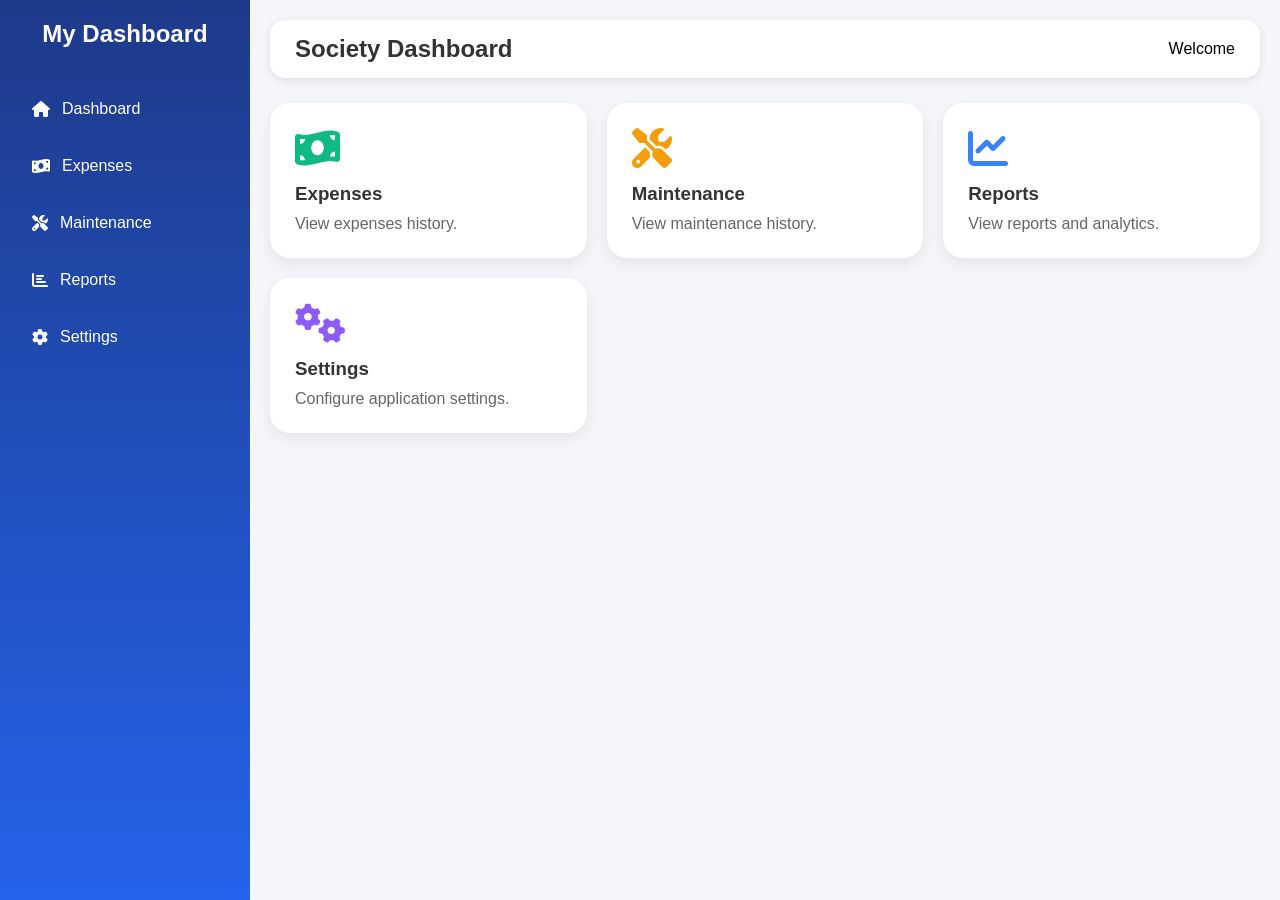
<file: Index.html>
<!DOCTYPE html>
<html lang="en">
<head>
<meta charset="UTF-8">
<meta name="viewport" content="width=device-width, initial-scale=1.0">
<title>Society Dashboard</title>

<link href="https://cdnjs.cloudflare.com/ajax/libs/font-awesome/6.5.1/css/all.min.css" rel="stylesheet">

<style>
*{
    margin:0;
    padding:0;
    box-sizing:border-box;
    font-family:'Segoe UI',sans-serif;
}

body{
    background:#f4f6f9;
}

.container{
    display:flex;
    height:100vh;
}

.sidebar{
    width:250px;
    background:linear-gradient(180deg,#1E3A8A,#2563EB);
    color:white;
    padding:20px;
}

.logo{
    font-size:24px;
    font-weight:bold;
    margin-bottom:40px;
    text-align:center;
}

.menu{
    list-style:none;
}

.menu li{
    margin-bottom:15px;
}

.menu a{
    text-decoration:none;
    color:white;
    display:flex;
    align-items:center;
    gap:12px;
    padding:12px;
    border-radius:10px;
    transition:0.3s;
}

.menu a:hover{
    background:rgba(255,255,255,0.2);
}

.main{
    flex:1;
    padding:20px;
}

.header{
    background:white;
    padding:15px 25px;
    border-radius:15px;
    display:flex;
    justify-content:space-between;
    align-items:center;
    box-shadow:0 2px 8px rgba(0,0,0,0.1);
}

.header h2{
    color:#333;
}

.dashboard-grid{
    margin-top:25px;
    display:grid;
    grid-template-columns:repeat(auto-fit,minmax(280px,1fr));
    gap:20px;
}

.card{
    background:white;
    padding:25px;
    border-radius:20px;
    box-shadow:0 5px 15px rgba(0,0,0,0.08);
    transition:0.3s;
    cursor:pointer;
}

.card:hover{
    transform:translateY(-5px);
}

.card i{
    font-size:40px;
    margin-bottom:15px;
}

.expense{
    color:#10B981;
}

.maintenance{
    color:#F59E0B;
}

.report{
    color:#3B82F6;
}

.settings{
    color:#8B5CF6;
}

.card h3{
    margin-bottom:10px;
    color:#333;
}

.card p{
    color:#666;
}
</style>
</head>
<body>

<div class="container">
    <!-- Sidebar -->
    <div class="sidebar">
        <div class="logo">My Dashboard</div>
        <ul class="menu">
            <li>
                <a href="index.html">
                    <i class="fas fa-home"></i>Dashboard
                </a>
            </li>

            <li>
                <a href="expenses.html">
                    <i class="fas fa-money-bill-wave"></i>Expenses
                </a>
            </li>

            <li>
                <a href="maintenance.html">
                    <i class="fas fa-tools"></i>Maintenance
                </a>
            </li>

            <li>
                <a href="reports.html">
                    <i class="fas fa-chart-bar"></i>Reports
                </a>
            </li>

            <li>
                <a href="settings.html">
                    <i class="fas fa-cog"></i>Settings
                </a>
            </li>
        </ul>
    </div>

    <!-- Main Content -->
    <div class="main">
        <div class="header">
            <h2>Society Dashboard</h2>
            <span>Welcome</span>
        </div>

        <div class="dashboard-grid">
            <div class="card" onclick="location.href='expenses.html'">
                <i class="fas fa-money-bill-wave expense"></i>
                <h3>Expenses</h3>
                <p>View expenses history.</p>
            </div>

            <div class="card" onclick="location.href='maintenance.html'">
                <i class="fas fa-tools maintenance"></i>
                <h3>Maintenance</h3>
                <p>View maintenance history.</p>
            </div>

            <div class="card" onclick="location.href='reports.html'">
                <i class="fas fa-chart-line report"></i>
                <h3>Reports</h3>
                <p>View reports and analytics.</p>
            </div>

            <div class="card" onclick="location.href='settings.html'">
                <i class="fas fa-cogs settings"></i>
                <h3>Settings</h3>
                <p>Configure application settings.</p>
            </div>
        </div>
    </div>
</div>
</body>
</html>
</file>
